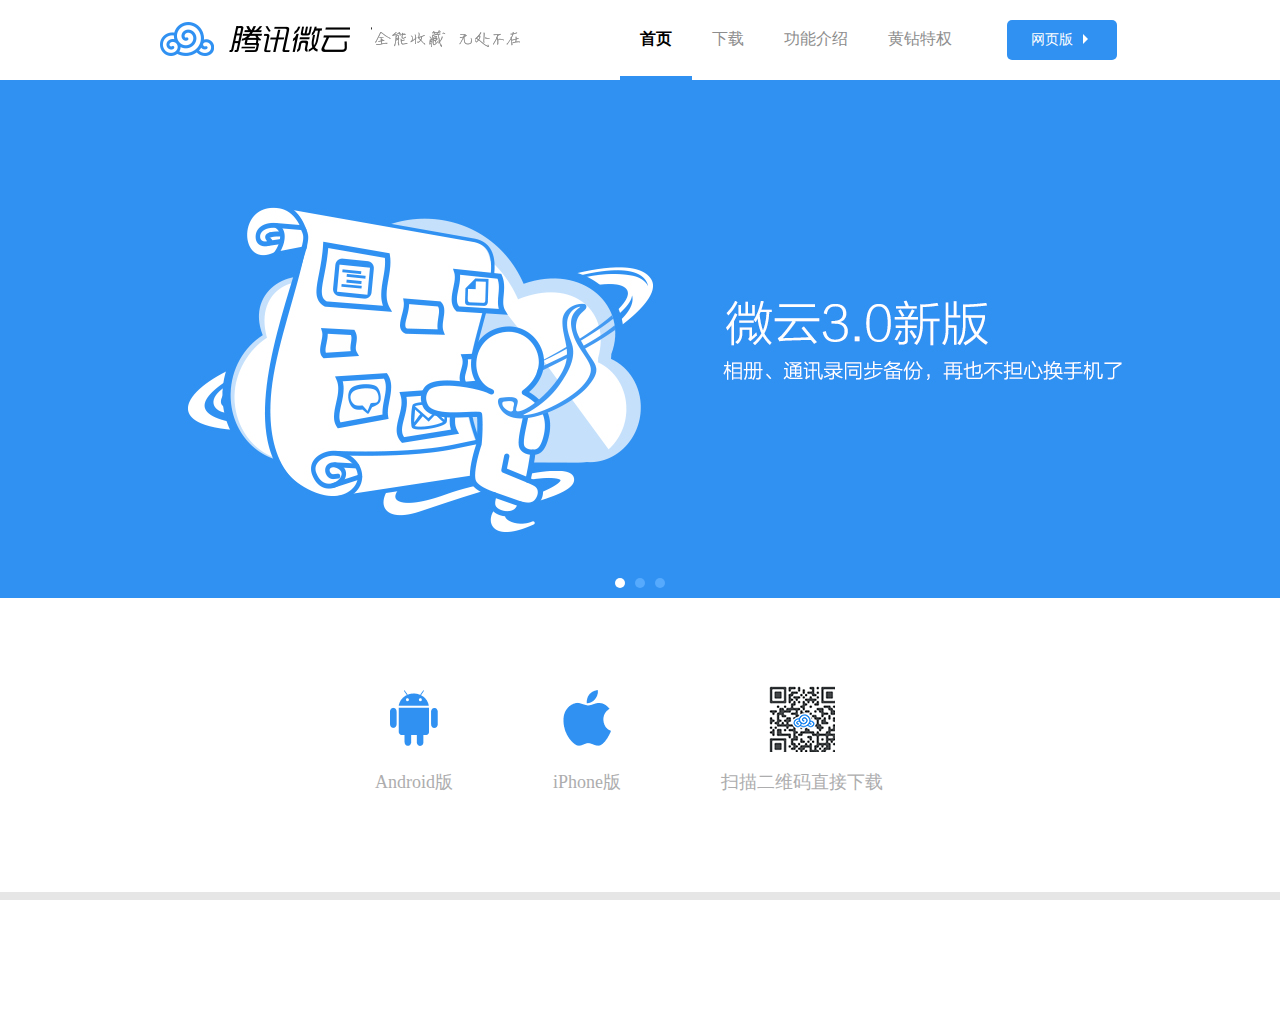
<file: index.html>
<!DOCTYPE html>
<html>
<head>
<meta charset="utf-8">
<title>腾讯微云</title>
<link rel="stylesheet" href="css/common.css">
<link rel="stylesheet" href="css/index.css">
<script src='../js/jq.js'></script>
</head>
<body>
<div class="container">
    <!-- header -->
    <div class="header">
        <div class="con fix">
            <h1><a href="#" title='腾讯微云'><i class='logo'></i><span>腾讯微云</span></a></h1>
            <div class='intro'>全能收藏，无处不在</div>
            <ul class='nav'>
                <li class="on"><a href="">首页</a></li>
                <li><a href="download.html">下载</a></li>
                <li><a href="function.html">功能介绍</a></li>
                <li><a href="vip.html">黄钻特权</a></li>
                <li class='toMain'><a href="disk/index.html">网页版</a></li>
            </ul>
        </div>
    </div>
    <div class="content">
        <!-- banner -->
        <div class="banner">
            <ul>
                <li><a href=""><img src="img/index-bg1.jpg"/></a></li>
                <li><a href=""><img src="img/index-bg2.jpg"/></a></li>
                <li><a href=""><img src="img/index-bg3.jpg"/></a></li>
            </ul>
            <div class="tab"><a class="on"></a><a></a><a></a></div>
        </div>
        <!-- downApp -->    
        <div class="downApp fix">
            <ul>
                <li>
                    <a href="">
                        <i class='android'></i>
                        Android版
                    </a>
                </li>
                <li>
                    <a href="">
                        <i class='iphone'></i>
                        iPhone版
                    </a>
                </li>
                <li class='last'>
                    <a href="">
                        <i class='ma'></i>
                        扫描二维码直接下载
                    </a>
                </li>
            </ul>
        </div>
    </div>
    <!-- footer -->
    <div class="footer">
        <div class="con">
            <div class="logo"><img src="img/logo2.png"></div>
            <p><a href="">QQ空间手机版</a> | <a href="">腾讯视频</a> | <a href="">腾讯电脑管家</a> | <a href="">腾讯手机管家</a></p>
            <p><a href="">关于腾讯</a> | <a href="">服务条款</a> | <a href="">客服中心</a> | <a href="">粤B2-20090059-86号</a></p>
            <p>Copyright © 1998 - 2015 Tencent. All Rights Reserved. 腾讯公司 版权所有</p>
        </div>
    </div>
</div>
<!-- slide 组件 -->
<script src="js/slide.js"></script>

<script src="js/index.js"></script>
</body>
</html>
</file>
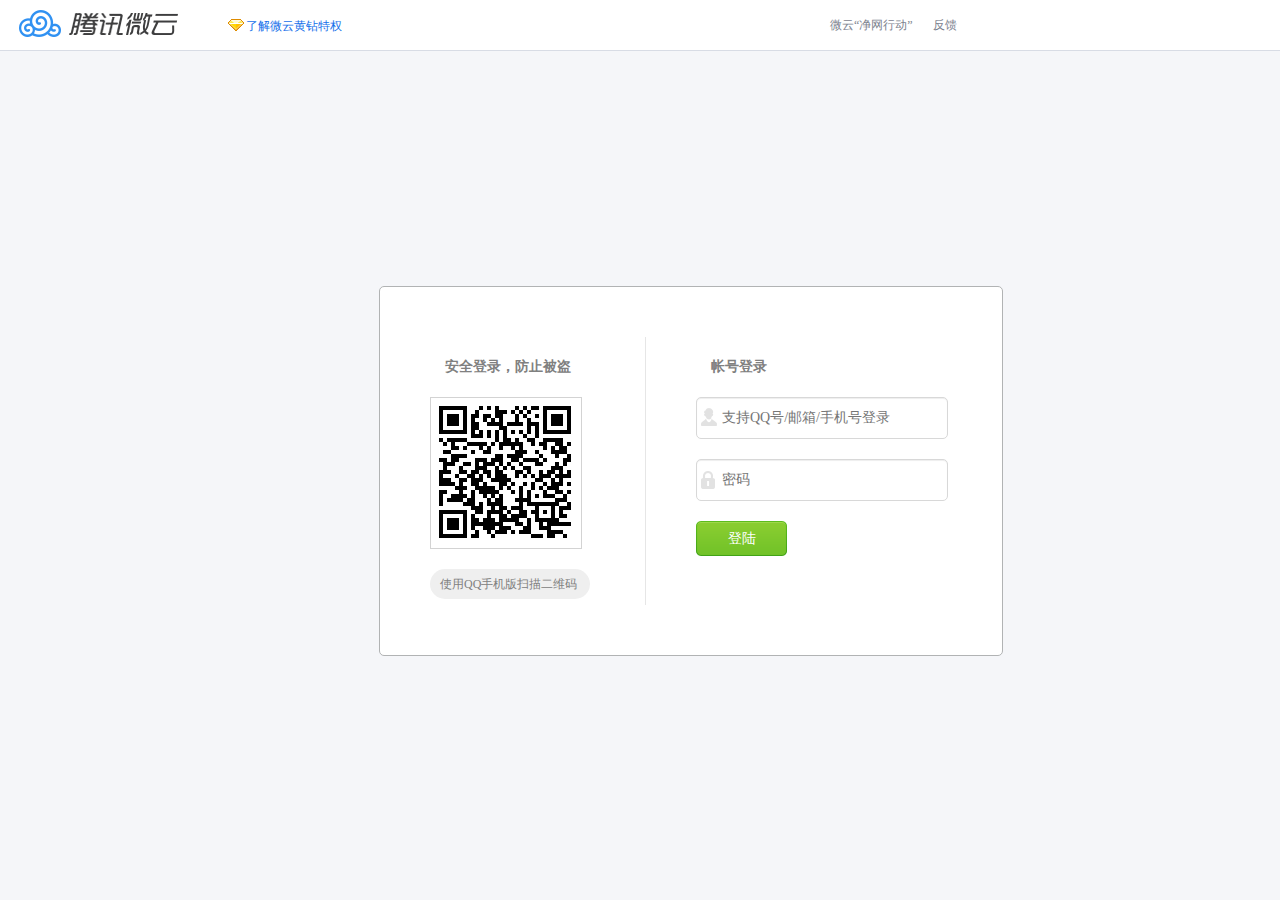
<file: disk/index.html>
<!DOCTYPE html>
<html>
<head>
<meta charset="utf-8">
<title>腾讯微云</title>
<link rel="stylesheet" href="../css/disk.css">
<link rel="stylesheet" href="../css/common.css">
<script src='../js/jq.js'></script>
<script src='../js/filejson.js'></script>
</head>
<body>
<div class="container">
    <!-- header -->
    <div class="header fix">
            <div class="left">
                <h1></h1>
                <div class='info'><a href="javascript:;">了解微云黄钻特权</a></div>
            </div>
            <div class="right">
                <ul class='tab'>
                    <li><a href="javascript:;">微云“净网行动”</a></li>
                    <li><a href="javascript:;">反馈</a></li>
                </ul>
                <!-- 搜索 -->
                <div class="search">
                    <i></i>
                    <input type="text" placeholder='搜索全部文件'/>
                </div>
                <!-- 用户 -->
                <div class="user">
                    <i class="icon-user"><img src="../img/g.jpg"/></i>
                    <div class="userInfo">
                        <ul>
                            <li class='top'>
                                <p>づ小、少っ</p>
                                <p class="text-gray">已使用： 127.29M</p>
                                <p class="text-gray">总容量： 1024G</p>
                                <div class="progress"><span class="rank" style='width:20%;'></span></div>
                            </li>
                            <li>开通黄钻</li>
                            <li>独立密码<span class="text-gray">（未开启）</span></li>
                            <li>https模式<span class="text-gray">（未开启）</span></li>
                            <li>下载客户端</li>
                            <li>退出</li>
                        </ul>
                    </div>
                </div>
            </div>
    </div>
    <div class="main">
        <!-- main_nav -->
        <div class="main_nav">
            <div class="upload">
                <div class="upbtn">
                    <span class='addfile'>+ 添加</span>
                    <input type="file" multiple='multiple' />
                    <ul class='addFileList'>
                        <li><a href="javascript:;">文件</a></li>
                        <li><a href="javascript:;">文件夹</a></li>
                        <li><a href="javascript:;">笔记</a></li>
                    </ul>
                </div>
            </div>
            <!-- nav_ul -->
            <ul class="nav_ul">
                <li class="on"><a href="javascript:;"><i class='icon icon-dir'></i>目录</a></li>
                <li><a href="javascript:;"><i class='icon icon-recent'></i>最近</a></li>
                <li class='gap'></li>
                <li><a href="javascript:;"><i class='icon icon-document'></i>文档</a></li>
                <li><a href="javascript:;"><i class='icon icon-audio'></i>图片</a></li>
                <li><a href="javascript:;"><i class='icon icon-music'></i>音乐</a></li>
                <li><a href="javascript:;"><i class='icon icon-video'></i>视频</a></li>
                <li><a href="javascript:;"><i class='icon icon-note'></i>笔记</a></li>
                <li class='gap'></li>
                <li><a href="javascript:;"><i class='icon icon-copy'></i>剪贴板</a></li>
                <li class='gap'></li>
                <li><a href="javascript:;"><i class='icon icon-share'></i>分享链接</a></li>
                <li><a href="javascript:;"><i class='icon icon-dity'></i>回收站</a></li>
            </ul>
        </div>

        <!-- main_con -->
        <div class="main_con">
            <!-- option -->
            <div class="opt">
                <div class="optLeft">
                    <a class='down'><i class='icon icon-down'></i>下载</a>
                    <a class='share'><i class='icon icon-share'></i>分享</a>
                    <a class='move'><i class='icon icon-move'></i>移动到</a>
                    <a class='rename'><i class='icon icon-rename'></i>重命名</a>
                    <a class='del'><i class='icon icon-del'></i>删除</a>
                    <a class='makedir'><i class='icon icon-newdir'></i>新建文件夹</a>
                    <a class='refresh'><i class='icon icon-refresh'></i></a>
                </div>
                <div class="optRight">
                    <a id='twocollum'><i class='icon icon-twocollum'></i></a>
                    <span>
                        <i class='icon icon-sort'></i>
                    </span>
                </div>
            </div>
            <!-- show content -->
            <div class="showfile">
                <!-- 目录树 -->
                <div class="fileTree">
                    <div class="treebox">
                        <dl id='newDictory'>
                            <dt class='haschild' data-id='0'><i class='show'></i>微云</dt>
                        </dl>
                    </div> 
                </div>
                <!-- 文件列表 -->
                <div class="fileCon">
                    <!-- 路径 -->
                    <div class="title">
                        <span class='allchk'></span>
                        <div class="mainPath" id='mainPath'>
                            <a class='topPath isNow' data-id='0'>微云</a>
                        </div>
                    </div>
                    <!-- folder content -->
                    <div class="foldercon">
                        <ul id='folderList' class='fix'>
                            
                        </ul>
                    </div>
                </div>                   
            </div>
        </div>
    </div>
</div>
<!-- 文件操作方法 -->
<script src='../js/fileopt.js'></script>

<!-- tips组件 -->
<script src='../js/tips.js'></script>
<!-- dialog组件 -->
<script src='../js/dialog.js'></script>

<script src='../js/diskmain.js'></script>
</body>
</html>
</file>
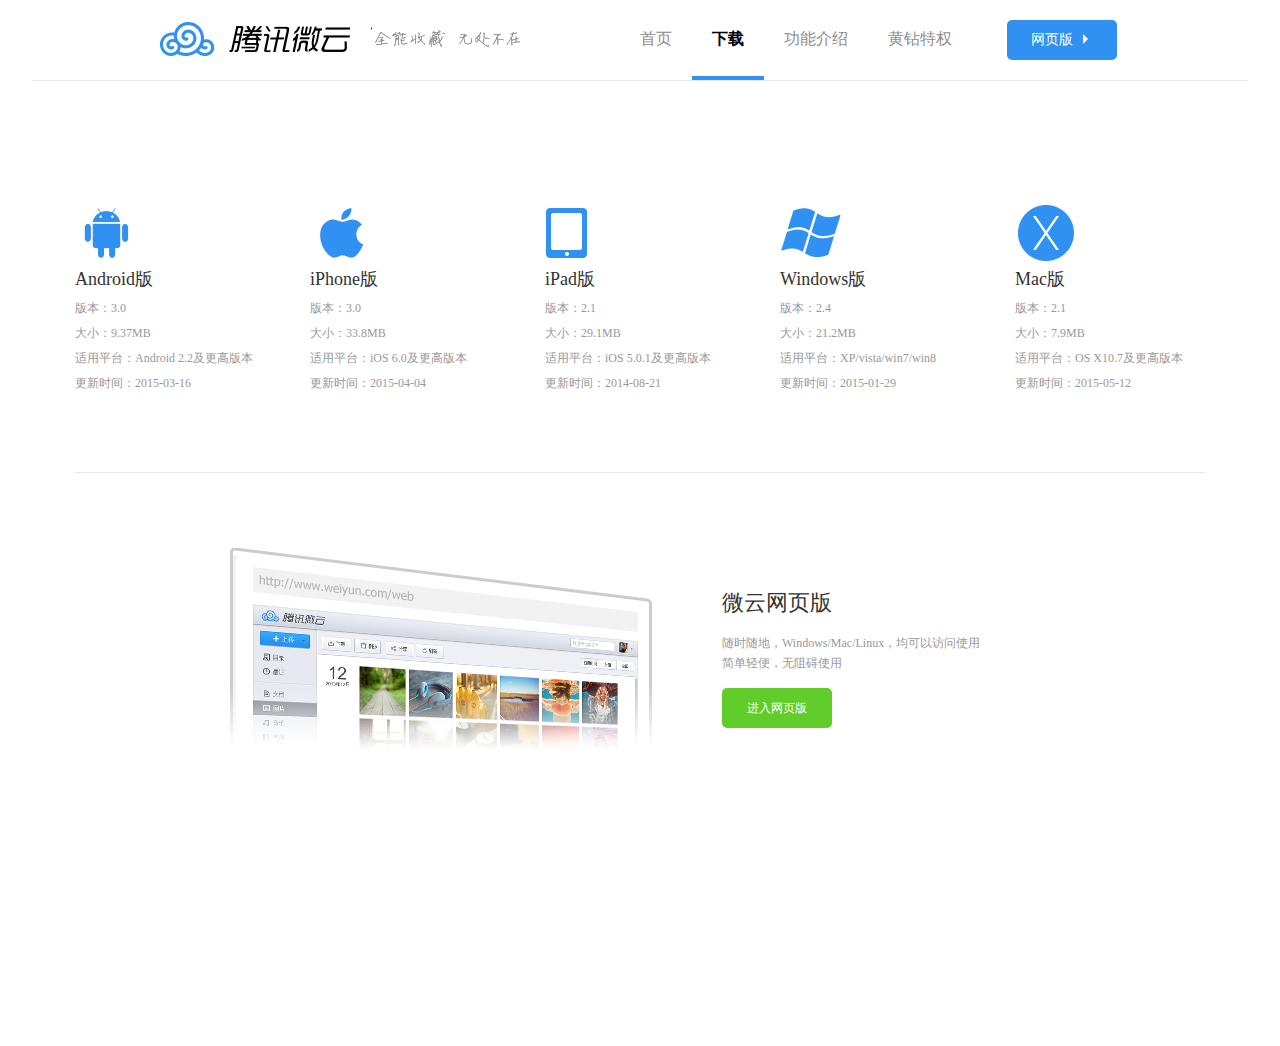
<file: download.html>
<!DOCTYPE html>
<html>
<head>
<meta charset="utf-8">
<title>腾讯微云</title>
<link rel="stylesheet" href="css/common.css">
<link rel="stylesheet" href="css/index.css">
<script src='../js/jq.js'></script>
</head>
<body>
<div class="container">
    <!-- header -->
    <div class="header">
        <div class="con fix">
            <h1><a href="#" title='腾讯微云'><i class='logo'></i><span>腾讯微云</span></a></h1>
            <div class='intro'>全能收藏，无处不在</div>
            <ul class='nav'>
                <li><a href="index.html">首页</a></li>
                <li class="on"><a href="">下载</a></li>
                <li><a href="function.html">功能介绍</a></li>
                <li><a href="vip.html">黄钻特权</a></li>
                <li class='toMain'><a href="disk/index.html">网页版</a></li>
            </ul>
        </div>
        <div class="line"></div>
    </div>
    <div class="content">
        <!-- app 下载 -->
        <div class="download fix">
            <dl>
                <dt>
                    <a href=""> 
                        <i class='android'></i>
                        Android版
                    </a>                   
                </dt>
                <dd>版本：3.0</dd>
                <dd>大小：9.37MB</dd>
                <dd>适用平台：Android 2.2及更高版本</dd>
                <dd>更新时间：2015-03-16</dd>
            </dl>
            <dl>
                <dt>
                    <a href=""> 
                        <i class='iphone'></i>
                        iPhone版
                    </a>
                </dt>
                <dd>版本：3.0</dd>
                <dd>大小：33.8MB</dd>
                <dd>适用平台：iOS 6.0及更高版本</dd>
                <dd>更新时间：2015-04-04</dd>
            </dl>
            <dl>
                <dt>
                    <a href=""> 
                        <i class='ipad'></i>
                        iPad版
                    </a>
                </dt>
                <dd>版本：2.1</dd>
                <dd>大小：29.1MB</dd>
                <dd>适用平台：iOS 5.0.1及更高版本</dd>
                <dd>更新时间：2014-08-21</dd>
            </dl>
            <dl>
                <dt>
                    <a href=""> 
                        <i class='window'></i>
                        Windows版
                    </a>
                </dt>
                <dd>版本：2.4</dd>
                <dd>大小：21.2MB</dd>
                <dd>适用平台：XP/vista/win7/win8</dd>
                <dd>更新时间：2015-01-29</dd>
            </dl>
            <dl class='last'>
                <dt>
                    <a href=""> 
                        <i class='mac'></i>
                        Mac版
                    </a>
                </dt>
                <dd>版本：2.1</dd>
                <dd>大小：7.9MB</dd>
                <dd>适用平台：OS X10.7及更高版本</dd>
                <dd>更新时间：2015-05-12</dd>            
            </dl>
        </div>
        <!-- 微云网页版 -->
        <div class="web-weiyun fix">
            <div class="pic"><img src="img/download-wy-pc.jpg"/></div>
            <div class="info">
                <h3>微云网页版</h3>
                <p>随时随地，Windows/Mac/Linux，均可以访问使用</p>
                <p>简单轻便，无阻碍使用</p>
                <a href="">进入网页版</a>
            </div>
        </div>
    </div>
    <!-- footer -->
    <div class="footer">
        <div class="con">
            <div class="logo"><img src="img/logo2.png"></div>
            <p><a href="">QQ空间手机版</a> | <a href="">腾讯视频</a> | <a href="">腾讯电脑管家</a> | <a href="">腾讯手机管家</a></p>
            <p><a href="">关于腾讯</a> | <a href="">服务条款</a> | <a href="">客服中心</a> | <a href="">粤B2-20090059-86号</a></p>
            <p>Copyright © 1998 - 2015 Tencent. All Rights Reserved. 腾讯公司 版权所有</p>
        </div>
    </div>
</div>
</body>
</html>
</file>
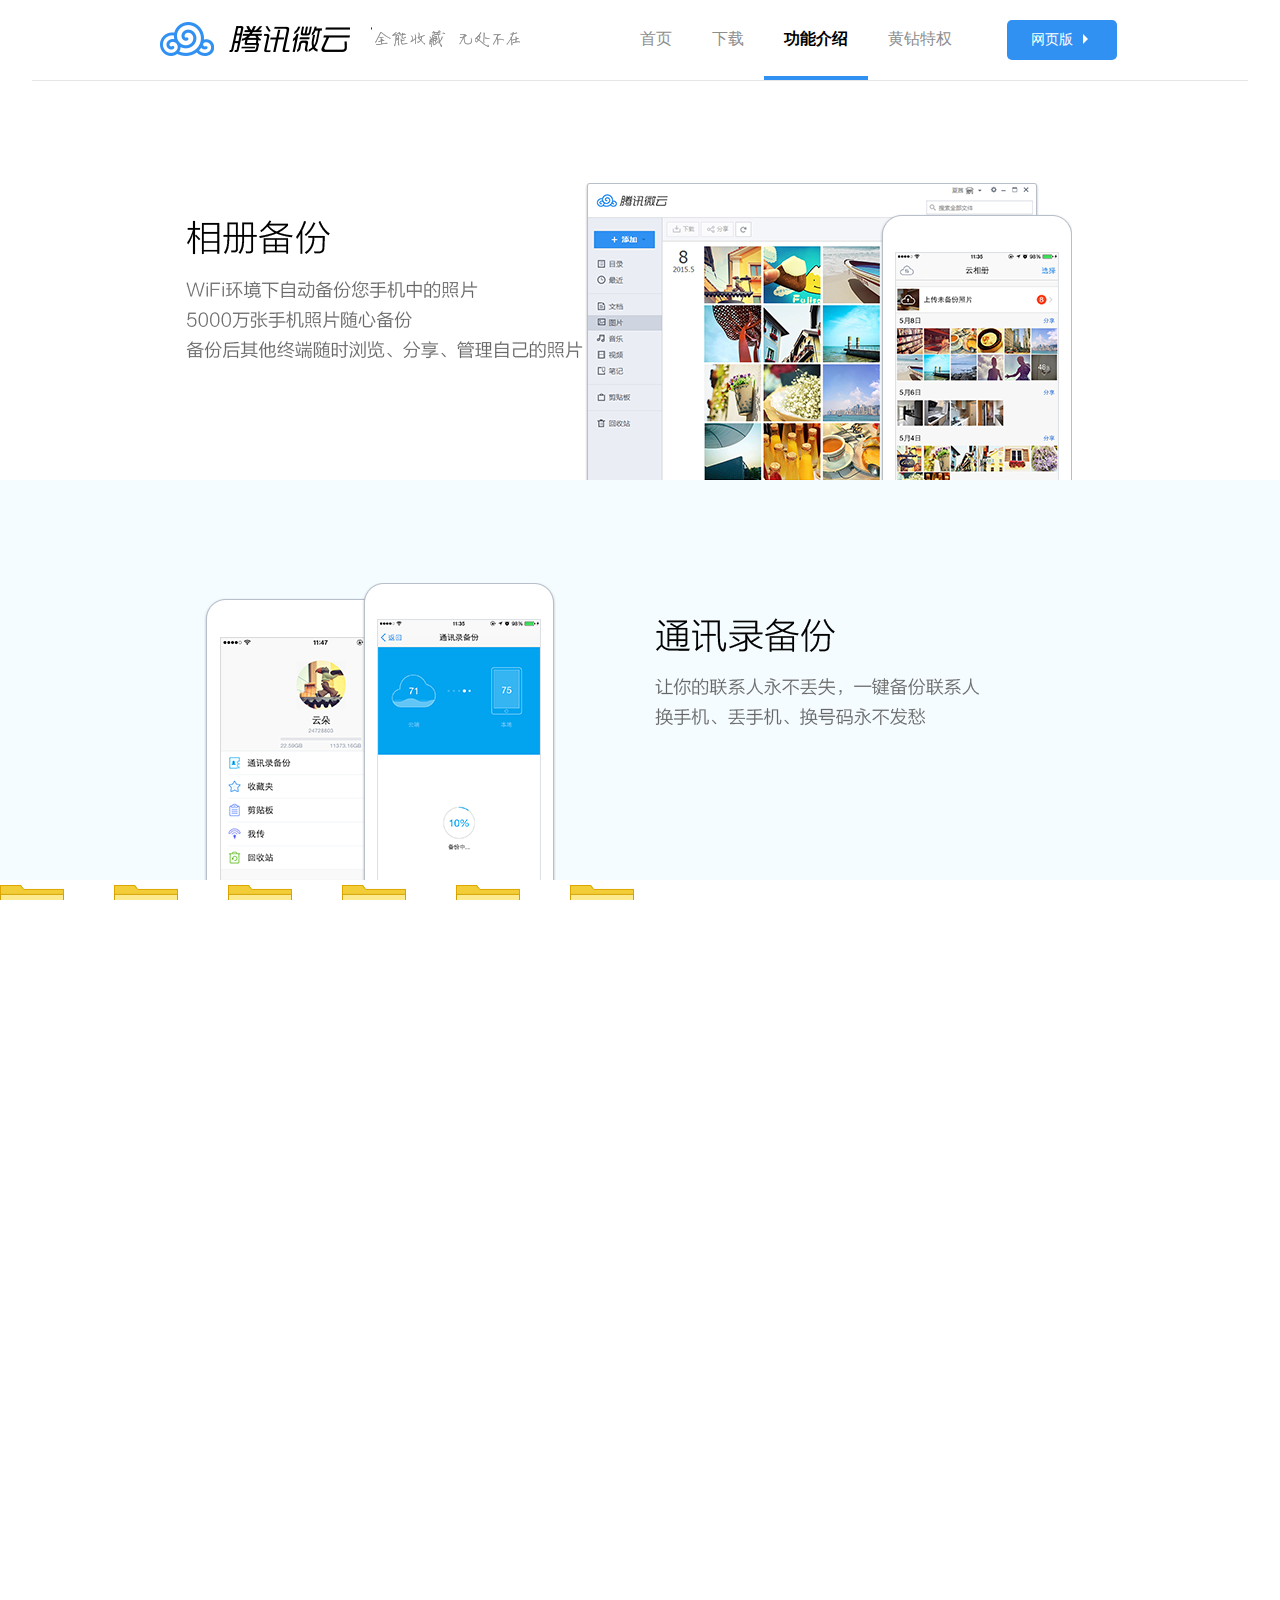
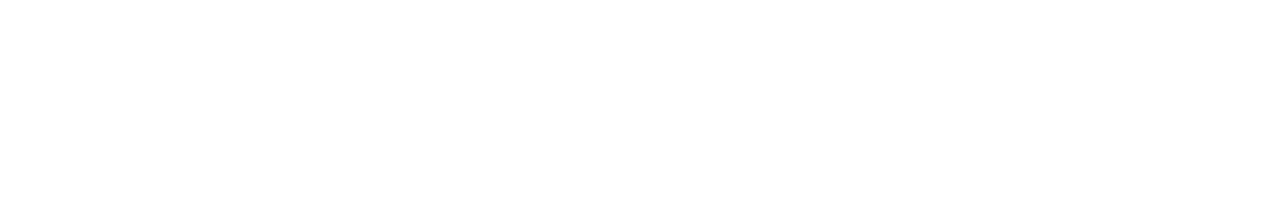
<file: function.html>
<!DOCTYPE html>
<html>
<head>
<meta charset="utf-8">
<title>腾讯微云</title>
<link rel="stylesheet" href="css/common.css">
<link rel="stylesheet" href="css/index.css">
<script src='../js/jq.js'></script>
</head>
<body>
<div class="container">
    <!-- header -->
    <div class="header">
        <div class="con fix">
            <h1><a href="#" title='腾讯微云'><i class='logo'></i><span>腾讯微云</span></a></h1>
            <div class='intro'>全能收藏，无处不在</div>
            <ul class='nav'>
                <li><a href="index.html">首页</a></li>
                <li><a href="download.html">下载</a></li>
                <li class="on"><a href="function.html">功能介绍</a></li>
                <li><a href="vip.html">黄钻特权</a></li>
                <li class='toMain'><a href="disk/index.html">网页版</a></li>
            </ul>
        </div>
        <div class="line"></div>
    </div>
    <div class="content">
    <!-- function -->
        <div class="function">
            <div class="backup fix">
                <div class="center fix">
                    <div class="word">
                        <h3>相册备份</h3>
                        <p>一键备份手机中的所有照片，WiFi环境下后台自动备份。可以备份5000万张手机照片，手机备份后其他终端随时浏览、分享、管理自己的照片。</p> 
                    </div>                       
                    <div class="pic"><img src="img/album-backup.png"/></div>
                </div>
            </div>
            <div class="contact blueWarp fix">
                <div class="center fix">
                    <div class="pic"><img src="img/contact-backup.png"/></div>
                    <div class="word">
                        <h3>通讯录备份</h3>
                        <p> 让你的联系人永不丢失，一键备份联系人，换手机、丢手机、换号码永不发愁。</p> 
                    </div>
                </div>
            </div>
            <div class="file fix">
                <div class="center fix">
                    <div class="word">
                        <h3>文件管理</h3>
                        <p>文件分门别类，支持全局搜索与批量操作，独有略缩图展示模式，帮助您全面掌控您的文件资源，随心所欲。</p> 
                    </div>                       
                    <div class="pic"><img src="img/file-manage.png"/></div>
                </div>
            </div>
            <div class="note blueWarp fix">
                <div class="center fix">
                    <div class="pic"><img src="img/cloudynotes.png"/></div>
                    <div class="word">
                        <h3>云笔记</h3>
                        <p> 帮助收集和整理各种会议记录、日程安排、生活备忘、讲课笔记、地址电话等，保存的笔记可以多种设备跨平台阅读和分享。</p> 
                    </div>
                </div>
            </div>
        </div>
    </div>
    <!-- footer -->
    <div class="footer">
        <div class="con">
            <div class="logo"><img src="img/logo2.png"></div>
            <p><a href="">QQ空间手机版</a> | <a href="">腾讯视频</a> | <a href="">腾讯电脑管家</a> | <a href="">腾讯手机管家</a></p>
            <p><a href="">关于腾讯</a> | <a href="">服务条款</a> | <a href="">客服中心</a> | <a href="">粤B2-20090059-86号</a></p>
            <p>Copyright © 1998 - 2015 Tencent. All Rights Reserved. 腾讯公司 版权所有</p>
        </div>
    </div>
</div>
<script src="js/index.js"></script>
</body>
</html>
</file>
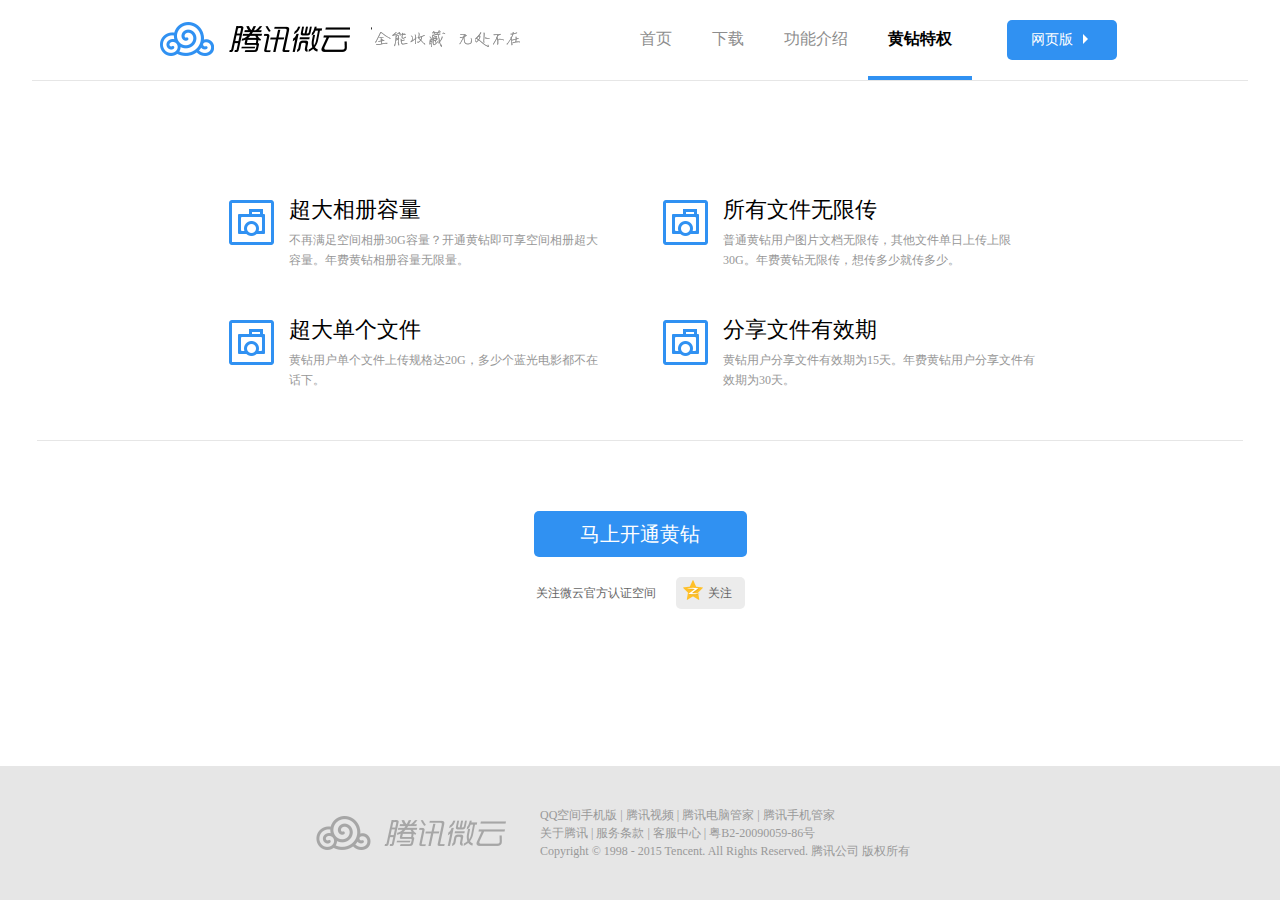
<file: vip.html>
<!DOCTYPE html>
<html>
<head>
<meta charset="utf-8">
<title>腾讯微云</title>
<link rel="stylesheet" href="css/common.css">
<link rel="stylesheet" href="css/index.css">
<script src='../js/jq.js'></script>
</head>
<body>
<div class="container">
    <!-- header -->
    <div class="header">
        <div class="con fix">
            <h1><a href="#" title='腾讯微云'><i class='logo'></i><span>腾讯微云</span></a></h1>
            <div class='intro'>全能收藏，无处不在</div>
            <ul class='nav'>
                <li><a href="index.html">首页</a></li>
                <li><a href="download.html">下载</a></li>
                <li><a href="function.html">功能介绍</a></li>
                <li class="on"><a href="vip.html">黄钻特权</a></li>
                <li class='toMain'><a href="disk/index.html">网页版</a></li>
            </ul>
        </div>
        <div class="line"></div>
    </div>
    <div class="content">
        <div class="vip">
            <ul class='fix'>
                <li>   
                    <i class='bigZone'></i>              
                    <div>
                        <h3>超大相册容量</h3>
                        <p>不再满足空间相册30G容量？开通黄钻即可享空间相册超大容量。年费黄钻相册容量无限量。</p>
                    </div>
                </li>
                <li class='even'>  
                    <i class='bigTransition'></i>  
                    <div>
                        <h3>所有文件无限传</h3>
                        <p>普通黄钻用户图片文档无限传，其他文件单日上传上限30G。年费黄钻无限传，想传多少就传多少。</p>
                    </div>
                </li>
                <li>
                    <i class='bigFile'></i>  
                    <div>
                        <h3>超大单个文件</h3>
                        <p>黄钻用户单个文件上传规格达20G，多少个蓝光电影都不在话下。</p>
                    </div>
                </li>
                <li class='even'>
                    <i class='longShare'></i>
                    <div>
                        <h3>分享文件有效期</h3>
                        <p>黄钻用户分享文件有效期为15天。年费黄钻用户分享文件有效期为30天。</p>
                    </div>
                </li>
            </ul>
        </div>
        <!-- open vip -->
        <div class="openVip">
            <a href="" class='open'>马上开通黄钻</a>
            <div class='attention'>
                关注微云官方认证空间<a href="">关注</a>
            </div>
        </div>
    </div>
    <!-- footer -->
    <div class="footer">
        <div class="con">
            <div class="logo"><img src="img/logo2.png"></div>
            <p><a href="">QQ空间手机版</a> | <a href="">腾讯视频</a> | <a href="">腾讯电脑管家</a> | <a href="">腾讯手机管家</a></p>
            <p><a href="">关于腾讯</a> | <a href="">服务条款</a> | <a href="">客服中心</a> | <a href="">粤B2-20090059-86号</a></p>
            <p>Copyright © 1998 - 2015 Tencent. All Rights Reserved. 腾讯公司 版权所有</p>
        </div>
    </div>
</div>
<script src="js/index.js"></script>
</body>
</html>
</file>
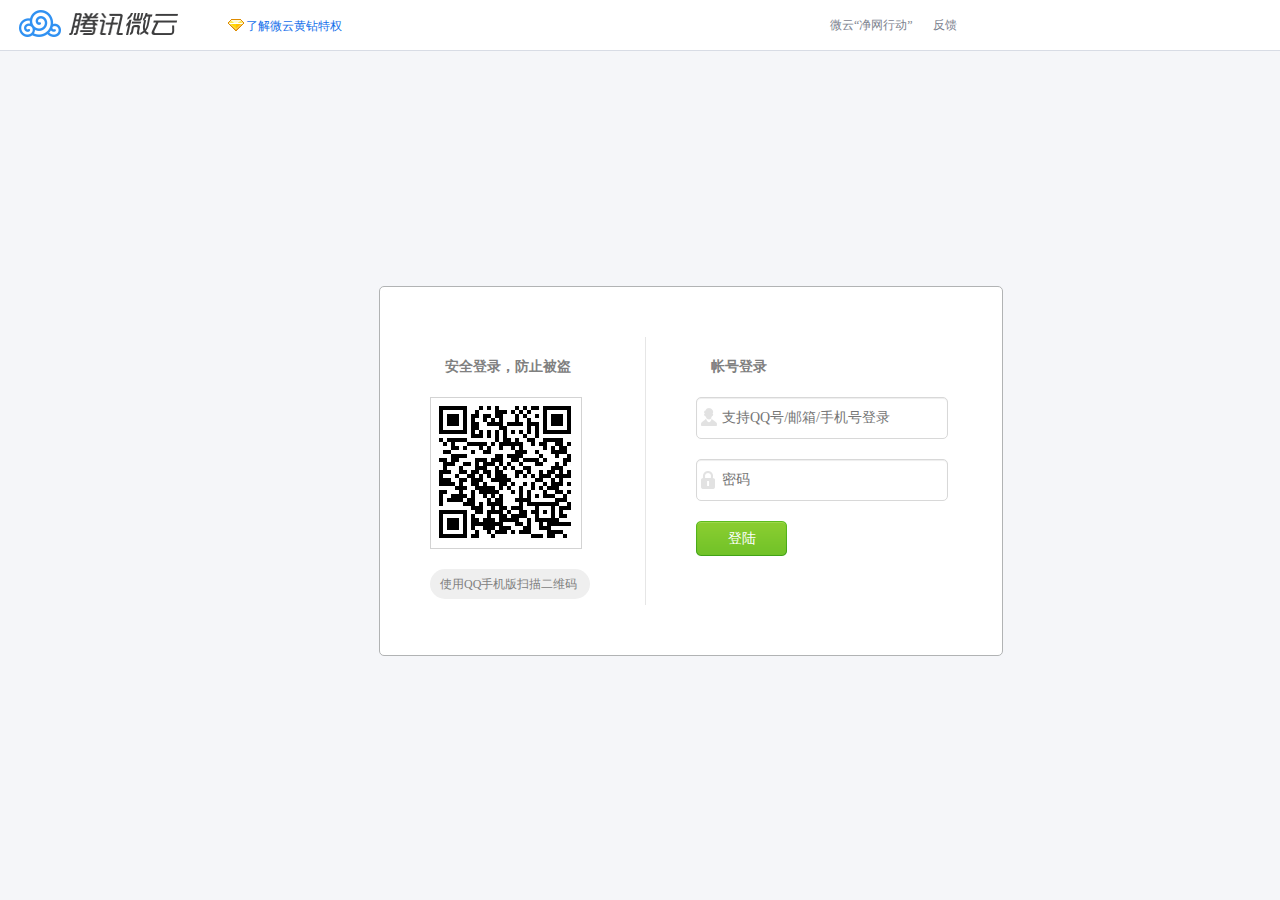
<file: disk/login.html>
<!DOCTYPE html>
<html>
<head>
<meta charset="utf-8">
<title>腾讯微云</title>
<link rel="stylesheet" href="../css/disk.css">
<link rel="stylesheet" href="../css/common.css">
<script src='../js/jq.js'></script>
</head>
<body>
<div class="container">
    <!-- header -->
    <div class="header fix">
            <div class="left">
                <h1></h1>
                <div class='info'><a href="">了解微云黄钻特权</a></div>
            </div>
            <div class="right">
                <ul class='tab'>
                    <li><a href="">微云“净网行动”</a></li>
                    <li><a href="">反馈</a></li>
                </ul>
            </div>
    </div>
<!-- login box -->
<div id="login">
    <div class="left">
        <div class="title">安全登录，防止被盗</div>
        <div class="qr">
            <span class='qrImg'><img src="../img/ptqrshow.png"/></span>
            <span class="qqImg"></span>
        </div>
        <a href="" class='phoneLogin'>使用QQ手机版扫描二维码</a>
    </div>
    <div class="right">
        <div class="title">帐号登录</div>
        <form action="index.html" id='loginbox'>
            <ul>
                <li><input type="text" class='text' name='user' placeholder='支持QQ号/邮箱/手机号登录' required pattern='^([1-9][0-9]{4,10})|(\w+([-+.]\w+)*@\w+([-.]\w+)*\.\w+([-.]\w+)*)|([1-9]\d{10})$' title='QQ号/邮箱/手机号'> </li>
                <li><input type="password" name='pwd' class='text pwd' placeholder='密码' required ></li>
                <li><input type="submit" value="登陆" class='btn submitBtn'></li>
            </ul>
        </form>
    </div>
</div>
</div>
<script src='../js/login.js'></script>
</body>
</html>
</file>
<file: css/common.css>
@charset "UTF-8";
*{margin:0;padding:0;font:12px/30px '微软雅黑';}
ul{list-style: none;}
a{text-decoration: none;outline: none;cursor: pointer;}
/*common*/
html{height: 100%;overflow: hidden;}
body{height: 100%;overflow: auto;}
.container{min-height: 100%;position: relative;}
.fix:after{content: '';display: table;clear: both;}
.fix{*zoom: 1;}
.text-gray{color: #7d838f}
.icon{background: url(../img/ico-message.png) no-repeat;}


/*filetype*/
.file{background: url(../img/file.png) no-repeat;}
.filetype-folder{background-position:0px 2px}
.filetype-doc{background-position:1px -114px}
.filetype-docx{background-position:-114px -114px}
.filetype-vsd{background-position:-228px -114px}
.filetype-wps{background-position:-342px -114px}
.filetype-ppt{background-position:-456px -114px}
.filetype-pptx{background-position:-570px -114px}
.filetype-dps{background-position:-684px -114px}
.filetype-msg{background-position:-798px -114px}
.filetype-xls{background-position:-912px -114px}
.filetype-xlsx{background-position:-1026px -114px}
.filetype-et{background-position:-1140px -114px}
.filetype-pdf{background-position:1px -228px}
.filetype-txt{background-position:-114px -228px}
.filetype-key{background-position:-228px -228px}
.filetype-rp{background-position:-342px -228px}
.fil.filetype-numbers{background-position:-456px -228px}
.f.filetype-pages{background-position:-570px -228px}
.fil.filetype-keynote{background-position:-684px -228px}
.filetype-jpg{background-position:1px -342px}
.filetype-jpeg{background-position:-114px -342px}
.filetype-png{background-position:-228px -342px}
.filetype-gif{background-position:-342px -342px}
.filetype-bmp{background-position:-456px -342px}
.filetype-psd{background-position:-570px -342px}
.filetype-ai{background-position:-684px -342px}
.filetype-eps{background-position:-798px -342px}
.filetype-avi{background-position:1px -456px}
.filetype-asf{background-position:-114px -456px}
.filetype-mp4{background-position:-228px -456px}
.filetype-mkv{background-position:-342px -456px}
.filetype-mov{background-position:-456px -456px}
.filetype-mod{background-position:-570px -456px}
.filetype-mpe{background-position:-684px -456px}
.filetype-3gp{background-position:-798px -456px}
.filetype-rmvb{background-position:-912px -456px}
.filetype-wmv{background-position:-1026px -456px}
.filetype-wmf{background-position:-1140px -456px}
.filetype-mpg{background-position:-1254px -456px}
.filetype-mpeg{background-position:-1368px -456px}
.filetype-rm{background-position:1px -570px}
.filetype-dat{background-position:-114px -570px}
.filetype-f4a{background-position:-228px -570px}
.filetype-webm{background-position:-342px -570px}
.filetype-swf{background-position:-456px -570px}
.filetype-flv{background-position:-570px -570px}
.filetype-fla{background-position:-684px -570px}
.filetype-mp3{background-position:1px -684px}
.filetype-wma{background-position:-114px -684px}
.filetype-wav{background-position:-228px -684px}
.filetype-ogg{background-position:-342px -684px}
.filetype-acc{background-position:-456px -684px}

/*no file*/
.empty-box{width: 500px;height: 120px;margin: 50px auto 0;}
.empty-box .ico-empty{background: url(../img/g-empty.png) no-repeat center 0;height: 90px;}
.empty-box p{font-size: 16px;line-height: 30px;color: #AFB5BF}
.empty-box p.top{font-size: 22px;line-height:40px;}


.fileSmall-folder{background-position:1px 2px}/*文件夹*/
.fileSmall-mail{background-position:-81px 2px;}/*qq邮箱*/
.fileSmall-offline{background-position:-163px 2px;}/*离线文件*/
.fileSmall-weixin-dir{background-position:-245px 2px;}/*微信*/
.fileSmall-xfdownload{background-position:-327px 2px;}/*旋风下载*/
.fileSmall-weixin-news{background-position:-409px 2px;}/*腾讯新闻*/
.fileSmall-weixin-msgs{background: url(/vipstyle/nr/box/web/images/wx-web-spr.png?t=130723) -40px -160px no-repeat;}/*微信文字语音*/
.fileSmall-weixin-img{background: url(/vipstyle/nr/box/web/images/wx-web-spr.png?t=130723) 0 -240px no-repeat;}/*微信视频图片*/
.fileSmall-weixin-blog{background: url(/vipstyle/nr/box/web/images/wx-web-spr.png?t=130723) 0 -200px no-repeat;}/*微信文章*/
.fileSmall-doc{background-position:1px -80px}
.fileSmall-docx{background-position:-81px -80px}/*20131217 new*/
.fileSmall-vsd{background-position:-163px -80px}
.fileSmall-wps{background-position:-245px -80px}/*20131217 new*/
.fileSmall-ppt{background-position:-327px -80px}
.fileSmall-pptx{background-position:-409px -80px}/*20131217 new*/
.fileSmall-dps{background-position:-491px -80px}/*20131217 new*/
.fileSmall-msg{background-position:-573px -80px}
.fileSmall-xls{background-position:-655px -80px}
.fileSmall-xlsx{background-position:-737px -80px}/*20131217 new*/
.fileSmall-et{background-position:-819px -80px}/*20131217 new*/
.fileSmall-pdf{background-position:1px -162px}
.fileSmall-txt{background-position:-81px -162px}
.fileSmall-key{background-position:-163px -162px}/*20131217 new*/
.fileSmall-rp{background-position:-245px -162px}
.fileSmall-numbers{background-position:-327px -162px}/*20131217 new*/
.fileSmall-pages{background-position:-409px -162px}/*20131217 new*/
.fileSmall-keynote{background-position:-491px -162px}/*20131217 new*/
.fileSmall-jpg{background-position:1px -244px}
.fileSmall-jpeg{background-position:-81px -244px}
.fileSmall-png{background-position:-163px -244px}
.fileSmall-gif{background-position:-245px -244px}
.fileSmall-bmp{background-position:-327px -244px}
.fileSmall-psd{background-position:-409px -244px}
.fileSmall-ai{background-position:-491px -244px}
.fileSmall-eps{background-position:-573px -244px}
.fileSmall-avi{background-position:1px -326px}
.fileSmall-asf{background-position:-81px -326px}
.fileSmall-mp4{background-position:-163px -326px}
.fileSmall-mkv{background-position:-245px -326px}/*20131217 new*/
.fileSmall-mov{background-position:-327px -326px}
.fileSmall-mod{background-position:-409px -326px}
.fileSmall-mpe{background-position:-491px -326px}
.fileSmall-3gp{background-position:-573px -326px}
.fileSmall-rmvb{background-position:-655px -326px}
.fileSmall-wmv{background-position:-737px -326px}
.fileSmall-wmf{background-position:-819px -326px}
.fileSmall-mpg{background-position:-903px -326px}/*20131217 new*/
.fileSmall-mpeg{background-position:-985px -326px}/*20131217 new*/
.fileSmall-rm{background-position:1px -408px}
.fileSmall-dat{background-position:-81px -408px}/*20131217 new*/
.fileSmall-f4a{background-position:-163px -408px}/*20131217 new*/
.fileSmall-webm{background-position:-245px -408px}/*20131217 new*/
.fileSmall-swf{background-position:-327px -408px}
.fileSmall-flv{background-position:-409px -408px}
.fileSmall-fla{background-position:-491px -408px}
.fileSmall-mp3{background-position:1px -490px}
.fileSmall-wma{background-position:-81px -490px}
.fileSmall-wav{background-position:-163px -490px}
.fileSmall-ogg{background-position:-245px -490px}/*20131217 new*/
.fileSmall-acc{background-position:-327px -490px}/*20131217 new*/
.fileSmall-m4a{background-position:-409px -490px}/*20131217 new*/
.fileSmall-wave{background-position:-491px -490px}/*20131217 new*/
.fileSmall-midi{background-position:-573px -490px}/*20131217 new*/
.fileSmall-ape{background-position:-655px -490px}/*20131217 new*/
.fileSmall-aac{background-position:-737px -490px}/*20131217 new*/
.fileSmall-aiff{background-position:-819px -490px}/*20131217 new*/
.fileSmall-mid{background-position:-903px -490px}/*20131217 new*/
.fileSmall-xmf{background-position:-985px -490px}/*20131217 new*/
.fileSmall-rtttl{background-position:-1067px -490px}/*20131217 new*/
.fileSmall-flac{background-position:1px -572px}/*20131217 new*/
.fileSmall-amr{background-position:-81px -572px}/*20131217 new*/
.fileSmall-ipa{background-position:1px -654px}
.fileSmall-apk{background-position:-81px -654px}
.fileSmall-exe{background-position:-163px -654px}
.fileSmall-msi{background-position:-245px -654px}
.fileSmall-bat{background-position:-327px -654px}
.fileSmall-log{background-position:-409px -654px}
.fileSmall-xmin{background-position:-491px -654px}
.fileSmall-htm{background-position:-573px -654px}
.fileSmall-html{background-position:-655px -654px}
.fileSmall-c{background-position:-737px -654px}
.fileSmall-xml{background-position:-819px -654px}
.fileSmall-link{background-position:-903px -654px}
.fileSmall-asp{background-position:1px -736px}
.fileSmall-chm{background-position:-81px -736px}
.fileSmall-hlp{background-position:-163px -736px}
.fileSmall-ttf{background-position:-245px -736px}
.fileSmall-ttc{background-position:-327px -736px}/*20131217 new*/
.fileSmall-otf{background-position:-409px -736px}
.fileSmall-fon{background-position:-491px -736px}/*20131217 new*/
.fileSmall-bak{background-position:-573px -736px}
.fileSmall-tmp{background-position:-655px -736px}
.fileSmall-old{background-position:-737px -736px}
.fileSmall-zip{background-position:1px -818px}
.fileSmall-7z{background-position:-81px -818px}
.fileSmall-rar{background-position:-163px -818px}
.fileSmall-iso{background-position:-245px -818px}
.fileSmall-ace{background-position:-327px -818px}
.fileSmall-cab{background-position:-409px -818px}
.fileSmall-uue{background-position:-491px -818px}
.fileSmall-jar{background-position:-573px -818px}
.fileSmall-tar{background-position:-655px -818px}
.fileSmall-dmg{background-position:-737px -818px}/*20131217 new*/
.fileSmall-document,
.fileSmall-exec,
.fileSmall-code,
.fileSmall-image,
.fileSmall-video,
.fileSmall-compress,
.fileSmall-unknow,.fileSmall-file{background-position:-163px -900px}
.fileSmall-filebroken{background-position:-245px -900px}



/* appbox webkit滚动条 */
::-webkit-scrollbar-track{
    /*border-radius:4px;*/
}
::-webkit-scrollbar-track-piece{
    /*-webkit-border-radius:4px;*/
}
::-webkit-scrollbar-track-piece:hover{

}
::-webkit-scrollbar{
    width:8px;
    height:10px;
    border-radius:0px;
    background-color:#f5f6f9;
    border:solid 1px #eff1f5;
}
::-webkit-scrollbar:hover{
    background:#DCE1E4;
}
::-webkit-scrollbar-thumb{
    background-color:#d8dce5;
    /*border:solid 1px #d8dce5;
    border-radius:4px;*/
}
::-webkit-scrollbar-thumb:hover{
    background-color:#9198a6;
    border-color:#9198a6;
}
::-webkit-scrollbar-arrow {
    color:#F00;
    background:#0F0;
}
::-webkit-scrollbar-button{
    display:block;
    width:8px;
    height:10px;
    /*border-radius:4px;*/
    border:1px solid #B5BBBF;
    display:none;
}
::-webkit-scrollbar-button:hover{
    border-color:#5F6366;
}
::-webkit-scrollbar-button:vertical:start:increment,
::-webkit-scrollbar-button:vertical:end:decrement {
    display:none;
}
</file>
<file: css/index.css>
/*header*/
.header{position: relative;top:0;left:0;width: 100%;margin:0 auto;height: 80px;}
.header .con{width: 960px;margin: 0 auto;}
.header h1{width: 193px;height: 35px;margin-top: 22px;float: left;}
.header h1 i{display: inline-block;float: left;width: 54px;height: 100%;background: url('../img/wy-header.png') no-repeat 0 0;}
.header h1 span{display: inline-block;float: left;width: 122px;height: 100%;font-size: 0;line-height: 0;background: url('../img/wy-header.png') no-repeat -54px 0;margin-left: 14px;}
.header .intro{margin-top: 22px;width: 150px;height: 35px;float: left;margin-left: 18px;font-size: 0;line-height: 0;background: url('../img/wy-header.png') no-repeat -176px 0;}

.header .nav{float: right;width: 500px;right: 0;}
.header .nav li{float: left;display: inline-block;line-height: 80px;padding-left:20px;padding-right:20px;height: 80px;}
.header .nav li a{font-size: 16px;color: #8d8d8d;}
.header .nav li a:hover{color: #000;}
.header .nav li.on{border-bottom: 4px solid #3091f2;height: 76px;}
.header .nav li.on a{color: #000;font-weight: bold;}
.header .nav li.toMain{width: 110px;padding:0;text-align: center;background: #3091f2;text-align: center;height: 40px;line-height: 40px;border-radius: 5px;margin-top: 20px;margin-left: 35px;}
.header .nav li.toMain a{color: #fff;font-size: 14px;}
.header .nav li.toMain a:after{content:'';display: inline-block;border-width:5px;border-style: solid;border-color: transparent transparent transparent #fff;margin-left: 10px;}
.header .line{width: 95%;height: 1px;line-height: 0;font-size: 0;background: #e6e6e6;margin: 0 auto;}


.content{width: 100%;padding-bottom: 134px;}

/*banner*/
.banner{width: 100%;text-align: center;min-width: 960px;height: 518px;background: #3091f2;overflow: hidden;position: relative;}
.banner ul{width: 300%;height: 518px;position: absolute;left: 0;top: 0;}
.banner li{width: 33.333%;float: left;}

.banner .tab{width: 100%;text-align: center;position: absolute;bottom: 10px;height: 10px;left:0;line-height: 10px;}
.banner .tab a{display: inline-block;width: 10px;height: 10px;line-height: 0;font-size: 0;background: #56aafd;border-radius: 50%;margin: 0 5px;}
.banner .tab a.on{background: #fff;}

/*downApp*/
.downApp{width: 530px;margin: 0 auto 80px;margin-top: 88px;}
.downApp li{display: inline-block;float: left;margin-right: 100px;}
.downApp li.last{margin-right: 0;}
.downApp li:last-child{margin-right: 0;}
.downApp li i{background: url(../img/appDown.png) no-repeat;display: block;width: 66px;height: 66px;margin:auto auto;}
.downApp li a{font-size: 18px;color: #adadae;line-height: 60px;}
.downApp i.android{background-position: -71px -107px;}
.downApp i.iphone{background-position:-107px 0;}
.downApp i.ma{background-position: 0 -107px;}


/*footer*/
.footer{background: #e6e6e6;position: absolute;bottom: 0;left: 0;width: 100%;padding:40px 0;}
.footer .con{width: 648px;margin: 0 auto;}
.footer .logo{width: 194px;display: inline-block;float:left;height:40px;margin-top: 10px;}
.footer p{display: inline-block;line-height: 18px;color: #999;margin:0;height: 18px;float: left;margin-left: 30px;}
.footer p a{color: #999;vertical-align: top;line-height: 18px;}

/*download*/
.download{width: 1130px;margin: 0 auto;padding: 122px 0 70px;height: 200px;border-bottom: 1px solid #e6e6e6; }
.download dl{width: 190px;float: left;display: inline-block;margin-right: 45px;}
.download dl:last-child{margin-right: 0;}
.download dl.last{margin-right: 0;}
.download dt a{font-size: 18px;color: #333;}
.download dt i{width: 62px;height: 62px;background: url(../img/download.png) no-repeat;display: block;}
.download dd{line-height: 25px;color: #999;}
.download dt i.android{background-position: 0 0;}
.download dt i.iphone{background-position: -126px 0;}
.download dt i.ipad{background-position: -262px 0;}
.download dt i.window{background-position: -378px 0;}
.download dt i.mac{background-position: -504px 0;}

/*web-weiyun*/
.web-weiyun{width: 960px;  margin: 75px auto 140px;}
.web-weiyun .pic{float: left;width: 422px;height: 224px;margin-left: 70px;}
.web-weiyun .info{float: left;margin-left: 70px;margin-top: 40px;}
.web-weiyun .info h3{font-size: 22px;color: #333;margin-bottom: 15px;}
.web-weiyun .info p{line-height: 20px;color: #999;}
.web-weiyun .info a{width: 110px;height: 40px;line-height: 40px;display: block;text-align: center;background: #61cd2b;border-radius: 5px;color: #fff;margin-top: 15px;}


/*function*/
.function .center{width: 948px;margin: 0 auto;}
.function .blueWarp {background: #f5fcff;}
.function .word{margin-top: 137px;display: inline-block;width:418px ;vertical-align: top;height: 145px;background-image: url(../img/function-jan150521155734.png);float: left;}
.function .pic{margin-top: 103px;display: inline-block;width: 488px;float: left;}
.function .pic img{vertical-align: bottom;}
.function .word p,.function .word h3{font-size: 0;line-height: 0;}
.backup,.contact,.file,.note{text-align: center;}
.backup .word{background-position: 0 -150px;}
.contact .word{background-position: 0 -665px;height: 110px;}
.file .word{background-position: 0 0;}
.note .word{background-position: 0 -296px;height: 130px;}

/*vip*/
.vip{width: 822px;margin: 120px auto 0;padding: 0 192px; border-bottom: 1px solid #e6e6e6;}
.vip li{float: left;display: inline-block;width: 388px;margin-right: 46px; margin-bottom: 50px;}
.vip li.even{margin-right: 0;}
.vip li i{background: url(../img/vip-jan150514093955.png) no-repeat;width: 45px;height: 55px;float: left;margin-right: 15px;}
.vip li h3{font-size: 22px;margin-bottom: 5px;}
.vip li div{float: left;line-height: 18px;display: inline-block;width: 315px;}
.vip li h3{margin-bottom: 10px;line-height: 20px;}
.vip li p{color: #979797;line-height: 20px;}

/*openVip*/
.openVip{margin: 70px auto 62px;text-align: center;}
.openVip .open{width: 213px;height: 46px;line-height: 46px;color: #fff;background: #3091f2;border-radius: 5px;display: block;margin: 0 auto;font-size: 20px;}
.openVip .attention{margin-top: 20px;color: #666;}
.openVip .attention a{width: 69px;height: 32px;line-height: 32px;display: inline-block;text-align: center;margin-left: 20px;background: #ececec;color: #666;border-radius: 5px;}
.openVip .attention a:before{content: '';  background-image: url(../img/vip-jan150514093955.png);
  background-position: -184px 0;width: 20px;height: 20px;display: inline-block;margin-left: -5px;vertical-align: text-bottom;margin-right: 5px;}
</file>
<file: css/disk.css>
body{background: #f5f6f9;overflow: hidden;}
.container{max-height: 100%;overflow: hidden;min-width: 960px;}
a{color:#333;}
/*header*/
.header{width: 100%;height: 50px;border-bottom: 1px solid #d8dce5;background: #fff;}
.header .left{width: 350px;float: left;display: inline-block;}
.header .left h1{  background: url(../img/web-logo-v2.png) no-repeat 19px 10px;padding: 9px 15px 0 19px;float: left;width: 194px;height: 39px;}
.header .left .info{padding-left: 18px;float: left;background: url(../img/ico-general-vip.png) no-repeat 0 3px;margin-top: 16px;line-height: 20px;}
.header .left .info a{color: #156fea;line-height: 20px;}

.header .right{width: 450px;float: right;display: inline-block;}
.header .right .tab li{float: left;padding-right: 20px;}
.header .right .tab li a{color: #7d838f;line-height: 50px;}
/*search*/
.header .search{width: 167px;margin-top: 10px;height: 28px;float: left;margin-left: 15px;border: solid 1px #c2c3ca; background: #fff;}
.header .search i{width: 12px;height: 13px;background: url(../img/lay-header.png) no-repeat left -168px;display: inline-block;margin-left: 5px;margin-right: 5px;}
.header .search input{height: 28px;border: none;line-height: 28px;vertical-align: top;outline: none;*height:26px;line-height: 26px;}
/*user*/
.header .user{width: 78px;float: right;margin-right: 10px;position: relative;margin-top: 5px;position: relative;z-index: 1;}
.header .user i{display: block;width: 100%;text-align: center;padding-top: 5px;position: relative;border: 1px solid transparent;border-bottom: none;z-index: 9;background: #fff;height: 35px;}
.header .user i img{width:32px;height: 32px;}
.header .user i:after{content: '';display: inline-block;margin-left: 5px;border: 4px solid transparent;border-top-color: #999;position: absolute;right:10px;top:25px;}
.header .user .userInfo{display: none;}
.header .on i{border-color: #c8ccd5;}
.header .on .userInfo{border: 1px solid #c8ccd5;display: block;background: #fff;position: absolute;;top: 40px;right:-2px;width: 170px;z-index: 1;box-shadow: 0 0 3px #ddd;}
.header .on .userInfo li{border-bottom:1px solid #E6E6E6;padding: 0 15px;line-height: 34px;}
.header .userInfo  li:hover{background: #f3f8ff;}
.header .userInfo  li.top{padding-top: 10px;}
.header .userInfo  li.top:hover{background: none;}
.header .top p{line-height: 25px;}
.header .progress{width: 136px;line-height: 0;height: 8px;border: 1px solid #d7d9e0;background: #edeff4;margin:10px auto;}
.header .progress span{display: block; background: #66d21d;height: 100%;margin-left: -1px;margin-top: -1px;border: 1px solid #3f9a00;}


/*login box*/
#login{width: 522px;height: 268px;position: absolute;padding: 50px;left: 50%;top: 50%;margin-left: -261px;margin-top: -164px;border: 1px solid #b1b3b4;border-radius: 5px;background: #fff;}
#login .left{width: 215px;float: left;border-right: 1px solid #e6e6e6;height: 100%;}
#login .right{width: 250px;float: left;padding-left: 50px;}
#login .title{font-size: 14px;font-weight: bold;color: #808080;font-family: '宋体';padding-left: 15px;line-height: 60px;}
#login .qr{width: 150px;height:150px;border: 1px solid #d3d3d3;position: relative;}
#login .qqImg{width: 42px;height: 47px;position: absolute;top: 54px;left: 54px;background: url(https://ui.ptlogin2.qq.com/style/20/images/c_icon_2_tiny.png) no-repeat -156px -473px;}
#login .phoneLogin{display: block;padding: 0 10px;background: #efefef;color: #808080;border-radius: 20px;width: 140px;margin-top: 20px;}
#login .text{width: 225px;border: 1px solid #d8d8d8;height: 40px;line-height: 40px;margin-bottom: 20px;border-radius: 5px;font-size: 14px;font-family: '宋体';padding-left: 25px;outline: none;box-shadow:inset 0 1px 1px #eee;background: url(../img/input_tiny.png) no-repeat 4px 10px;}
#login .pwd{background-position: 4px -21px;}

#login .btn{background: url(../img/c_icon_2_tiny.png) no-repeat 0 -90px;width: 92px;height: 35px;line-height: 35px;color: #fff;border: none;font-size: 14px;}


/*main*/
.main{overflow: hidden;}
/*main_nav*/
.main_nav{width: 160px;float: left;border-right: 1px solid #d8dce5;margin-bottom: -1000px;padding-bottom: 1000px;background: #eaedf4;}
.main_nav .upload{width: 127px;height: 36px;line-height: 36px;margin:13px auto;position: relative;z-index: 1; }
.main_nav .upload input{width: 127px;overflow: hidden;height: 36px;position: absolute;top: 0;left: 0;opacity:0 ;filter: alpha(opacity=0);}
.main_nav span{display: block;width: 100%;height: 36px;color: #fff;font-size: 14px;z-index: 1;background: #3091f2;text-align: center;line-height: 36px;}
.main_nav .upload ul{position: absolute;top:36px;left:-1px;width: 126px;border: 1px solid #d8dce5;border-bottom: none;background: #fff;z-index: 99;display: none;}
.main_nav .upload li{border-bottom:1px solid #d8dce5;padding-left: 10px;color: #666; }
.main_nav .upload li:hover{background: #f3f8ff;}
/*nav_ul*/
.main_nav .nav_ul li{height: 36px;padding-left:25px;line-height: 36px;}
.main_nav .nav_ul li.gap{height: 1px;line-height: 0;font-size: 0;background: #d8dce5;margin: 13px auto;}
.main_nav .nav_ul li.gap:hover{background: #d8dce5;border: none;height: 1px;}
.main_nav .nav_ul li a{font-size: 14px;color: #505254;position: relative;}
.main_nav .nav_ul li a i{display: inline-block;width: 20px;height: 20px;vertical-align: middle;margin-right: 5px;margin-top: -3px;}
.main_nav .nav_ul li .icon-dir{background-position: 1px -5px;}
.main_nav .nav_ul li .icon-recent{  background-position: 0 -37px;}
.main_nav .nav_ul li .icon-document{background-position: 0 -101px;}
.main_nav .nav_ul li .icon-audio{background-position: 0 -68px;}
.main_nav .nav_ul li .icon-music{background-position: 0 -197px;}
.main_nav .nav_ul li .icon-video{background-position: 0 -165px;}
.main_nav .nav_ul li .icon-note{background-position: 0 -133px;}
.main_nav .nav_ul li .icon-share{background-position: 0 -293px; }
.main_nav .nav_ul li .icon-copy{background-position: 0 -261px;}
.main_nav .nav_ul li .icon-dity{background-position: 0 -326px;}
.main_nav .nav_ul li.on,.main_nav .nav_ul li.on:hover{height: 34px;line-height: 34px;background-color: #ced4e0;border-bottom: 1px #c8ccd5 solid;border-top: 1px #c8ccd5 solid}
.main_nav .nav_ul li:hover{ height: 34px;line-height: 34px; background-color: #e0e4ed;border-bottom: 1px #d8dce5 solid;border-top: 1px #d8dce5 solid}


/*main_con.*/
.main_con{margin-left: 160px;margin-bottom: 1000px;padding-bottom: 1000px;background: #fff;}
.main_con .opt{height: 36px;overflow: hidden;padding:13px 15px;background: #f5f6f9;}
.main_con .opt a,.main_con .opt span{display: inline-block;margin-right:1px;padding: 0 18px;background: #ffffff;color: #505254;border: 1px #c7c9cf solid;font-size: 14px;height: 34px;line-height:34px;vertical-align: top;}
.main_con .opt a.select{background-color: #e0e4ed;}
.main_con .opt span.select{background-color: #e0e4ed;}
.main_con .opt a.refresh{padding:0 10px;}
.main_con .opt a i,.main_con .opt span i{width: 20px;height: 20px;display: inline-block;vertical-align: middle;color: #505254;opacity: 0.6;filter: alpha(opacity=60);}
.main_con .opt .icon-down{background-position: 0 -358px;}
.main_con .opt .icon-share{background-position: 1px -391px;}
.main_con .opt .icon-move{background-position: 0px -455px;}
.main_con .opt .icon-rename{background-position: 0px -518px;}
.main_con .opt .icon-del{background-position: 0 -326px;}
.main_con .opt .icon-newdir{background-position: 0 -550px;}
.main_con .opt .icon-refresh{background-position: 3px -711px;}


.main_con .opt .optLeft{float: left;}
.main_con .opt .optRight{float: right;}
.main_con .opt span{margin-left: -6px;padding: 0 10px;}
.main_con .opt .icon-twocollum{background-position: 3px -1095px;}
.main_con .opt .icon-sort{background-position: 2px -999px;}
.main_con .opt span:after{content: '';display: inline-block;border: 4px solid transparent;border-top-color: #a7adb7}

/*文件展示*/
.showfile{border-top:1px solid #d8dce5;}

.showfile .fileTree{float: left;}
.showfile .fileCon{display: table-cell;width:2000px;vertical-align: top;}

/*目录树*/
.showfile .treebox{width: 160px;padding:0 12px;border-right:1px #e6e9f0 solid;height: 2000px;display: none;}
.showfile .treebox dl{padding-left: 10px;}
.showfile .treebox dl dt{padding-left: 35px;background: url(../img/folder-tree.png) no-repeat 13px 9px;overflow: hidden;white-space: nowrap;text-overflow: ellipsis;cursor: pointer;}
.showfile .treebox dl dt.haschild{position: relative;}
.showfile .treebox dl dt.haschild i{background: url(../img/folder-tree.png) no-repeat 3px -41px;display: inline-block;width: 20px;height: 20px;position: absolute;left: 0;top: 0}
.showfile .treebox dl dt.haschild i.show{background-position: 3px -89px;}
/*文件路径*/
.fileCon{margin-left: -3px;}
.fileCon .title{border-bottom: 1px solid #e6e9f0;height: 30px;line-height: 30px;width: 100%;}
.fileCon .title .allchk{display: inline-block;float: left;width: 34px;height: 30px;background:#fff url(../img/ico.png) no-repeat 10px -260px;border-right: 1px solid #e6e9f0;position: relative;z-index: 9;}
.fileCon .title .checked{background-position: 10px -310px;}
.fileCon .mainPath{display: inline-block;float: left;position: relative;z-index: 1;}
.fileCon .mainPath a{display: inline-block;float: left;padding:0 18px 0 5px;  background: url(../img/main-path.png) no-repeat right -50px;z-index: 3;position: relative;color: #020202;cursor: pointer;}
.fileCon .mainPath a.topPath{padding-left: 13px;}
.fileCon .mainPath a.isNow{background-position: right -200px;padding-left: 18px;z-index: 1;margin-left: -13px;position: relative;}


/*文件内容*/
#folderList{padding: 4px 0 0 4px;margin-top: 5px;}
.fileCon li{display: inline-block;float: left;position: relative;height:auto;margin: 0 5px 5px 0;position: relative;width: 120px;border: 1px solid transparent}
.fileCon .check{position: absolute;top:-1px;left:-1px;background: url(../img/ico.png) no-repeat 0 -370px;width: 20px;height: 20px;display: none;}
.fileCon li:hover{background: #f3f9fe;border: solid 1px #c3d8f0;}
.fileCon li.checked{background: #e9f3fd;border: solid 1px #c3d8f0;}
.fileCon li:hover .check,.fileCon li.checked .check{display: block;}
.fileCon li.checked .checked{background-position: 0px -420px;}
.fileCon li .con{max-height: 123px;}
.fileCon .file{width: 64px;height: 64px;display: block;margin: 0 auto;}
.fileCon p{text-align: center;padding:0 5px;line-height: 20px;max-height: 40px;overflow: hidden;}
.fileCon p .editName{width: 100px;margin: 0 auto;text-align: center;border: 1px solid rgb(48, 145, 242);height: 22px;line-height: 22px;margin-bottom: 5px;outline: none;}

/*右键快捷菜单*/
#contextmenu{position: absolute;width: 160px; border: 1px solid #c8ccd5;box-shadow: 0px 1px 3px rgba(0,0,0,0.2);background: #FFF;}
#contextmenu li{height: 31px;line-height: 31px;overflow: hidden;white-space: nowrap;text-overflow: ellipsis;padding-left: 20px;padding-left: 20px;}
#contextmenu li a{color:#333;}

/*鼠标拖拽框*/
#screenCap{position:absolute;border:1px dashed #737373;background:#e8f3f9;opacity:0.5;filter:alpha(opacity=50);z-index: 99;}



/*提示框*/
#messageTips{position: absolute;z-index: 99;left: 50%;}
#messageTips .content{text-align: center;color: #fff;font-size: 12px;padding: 0 10px;border-radius: 0 0 3px 3px;}
#messageTips .success{background: #75bc0f;}
#messageTips .error{background: #F49918}
#messageTips .ico{display: inline-block;vertical-align: middle;width: 25px;height: 100%;background: url(../img/full-tip.png) no-repeat;height: 20px;}

#messageTips .error .ico{ background-position:0 -66px}
#messageTips .success .ico{ background-position:0 -16px}

/*对话框*/
#dialogmask{position: absolute;top: 0;left: 0;z-index: 99;;width: 100%;height: 100%;background: #fff;opacity: 0.7;filter: alpha(opacity=70);}
#dialog{position: absolute;top: 0;left: 0;border: solid 1px #9198a6;background: #fff;border-radius: 5px;box-shadow: 0 0 3px #ddd;z-index: 100;padding-bottom: 20px;}
#dialog .title{  height: 48px;line-height: 48px;border-bottom: solid 1px #d8dce5;font-weight: normal;font-size: 18px;padding-left: 18px;padding-right: 40px;cursor: move;}
#dialog .dialogContent{}
#dialog .closeDialog{position: absolute;top:8px;right: 0;width: 35px;height: 35px;color: #c7ced8;font-size: 23px;font-family: "Microsoft Yahei";text-align: center;}
#dialog .dialogBtn{line-height:40px;text-align: right;padding-right: 24px; }
#dialog .dialogBtn a,#dialog .dialogBtn button{margin-left: 20px;display: inline-block;height: 34px;line-height: 34px;padding: 0 18px;text-align: center;vertical-align: middle;  background: #3091f2;color: #FFF;border: 1px #288cef solid;}
#dialog .dialogBtn a.disable{background: #298ff4;border: 1px #0c82f9 solid;opacity: .5;filter: alpha(opacity=50);}
#dialog .dialogBtn a.cancle{background: #ffffff;color: #505254;border: 1px #c7c9cf solid;}


/*分享对话框*/
#share {width: 480px;}
#share .sharetitle{height: 30px;line-height: 30px;padding: 24px;}
#share .sharetitle .ok{float: left;font-size: 16px;color: #3f9a00;text-align: left;}
#share .sharetitle .ok i{width: 40px;height: 40px;display: inline-block;float: left;vertical-align: top;background: url(../img/ico.png) no-repeat left -40px;}
#share .pwd{float: right;text-align: right;}
#share .pwd a{color: #1284f6;text-decoration: underline;}
#share .tab{height: 36px;border-bottom: 1px solid #dedede;background: #fff;padding: 0 20px;margin: 5px auto;}
#share .tab a{display: inline-block;float: left;padding: 0 15px;border: 1px solid  #dedede;margin-left: -1px;margin-bottom:1px;height: 35px;background: #fff;font-size: 14px;}
#share .tab a.on{border-top: 2px #3091f2 solid;border-bottom: 1px #fff solid;font-weight: bold;}
#share .tab a i{background: url(../img/share-pop.png) no-repeat;width: 20px;height: 35px;display: inline-block;opacity: 0.6;filter: alpha(opacity=60);vertical-align: top;}
#share .tab a i.link{background-position:-49px -242px; }
#share .tab a i.email{background-position:0 -240px; }
#share .tab a.on i{opacity: 1;filter: alpha(opacity=100);}

#share .sharebox{padding:10px 24px 10px ;}
#share .copy{display: block;width: 420px;height: 18px;line-height: 18px;padding: 8px 5px;color: #868686;background: #fff;border: solid 1px #C7CED8;}
#share .copy a{line-height: 18px;color: #1284F6;text-decoration: underline;  font-family: 'Microsoft YaHei';}
#share p{line-height: 40px;}
#share .sharebtn,#share .emailbtn{margin-top: 15px;text-align: right}
#share .sharebtn i,#share .emailbtn i{margin-right: 10px;}
#share .sharebtn a,#share .emailbtn a{display: inline-block;height: 34px;line-height: 34px;padding: 0 18px;text-align: center;vertical-align: middle;  background: #3091f2;color: #FFF;border: 1px #288cef solid;}

#share .email li{line-height: 30px;}
#share .email li .left{display: inline-block;vertical-align: top;float: left;width: 70px;text-align: left;}
#share .email li.concact{margin: 10px 0;position: relative;z-index: 9;padding-left: 75px}
#share .email li.concact a{color: #1284F6;}
#share .email li.concact a:after{content: '';display: inline-block;border: 4px solid transparent;border-top-color: #666;}
#share .email li input,#share .email li textarea{width: 347px;  border: solid 1px #c7ced8;padding-left: 5px;resize: none;outline: none;;}
#share .email li textarea{height: 50px;-ms-overflow-x: hidden;overflow-x: hidden;-ms-overflow-y: auto;overflow-y: auto;line-height: 20px;}
#share .email li input:focus,#share .email li textarea:focus{border:  1px solid #1284f6;}


/*移动文件*/
#moveFile{width: 402px;padding: 24px;}
#moveFile .movetitle{margin-bottom: 12px;}
#moveFile .movetitle .file{margin-left: 12px;width: 34px;height: 34px;display: inline-block;float: left;vertical-align: top;background-image: url(../img/file-small.png);}
#moveFile .movetitle .titlename{color:#161719;font-size: 14px;margin-left: 5px;}
#moveFile .movetitle .titlename span{margin-left: 10px;color:#666;font-size: 14px;}
#moveFile .path{padding: 8px 10px;border: 1px solid #dedede;}
#moveFile .path span{margin-right: 5px;color: #6c6c6c;}

#moveFile .dir{height: 200px;overflow: auto;margin-top: -1px;border: 1px solid #dedede;border-top: none;}

#moveFile .dir dl{padding-left: 10px;}
#moveFile .dir dl dt{padding-left: 35px;background: url(../img/folder-tree.png) no-repeat 13px 9px;overflow: hidden;white-space: nowrap;text-overflow: ellipsis;cursor: pointer;}
#moveFile .dir dl dt.haschild{position: relative;}
#moveFile .dir dl dt.haschild i{background: url(../img/folder-tree.png) no-repeat 3px -41px;display: inline-block;width: 20px;height: 20px;position: absolute;left: 0;top: 0}
#moveFile .dir dl dt.haschild i.show{background-position: 3px -89px;}
</file>
